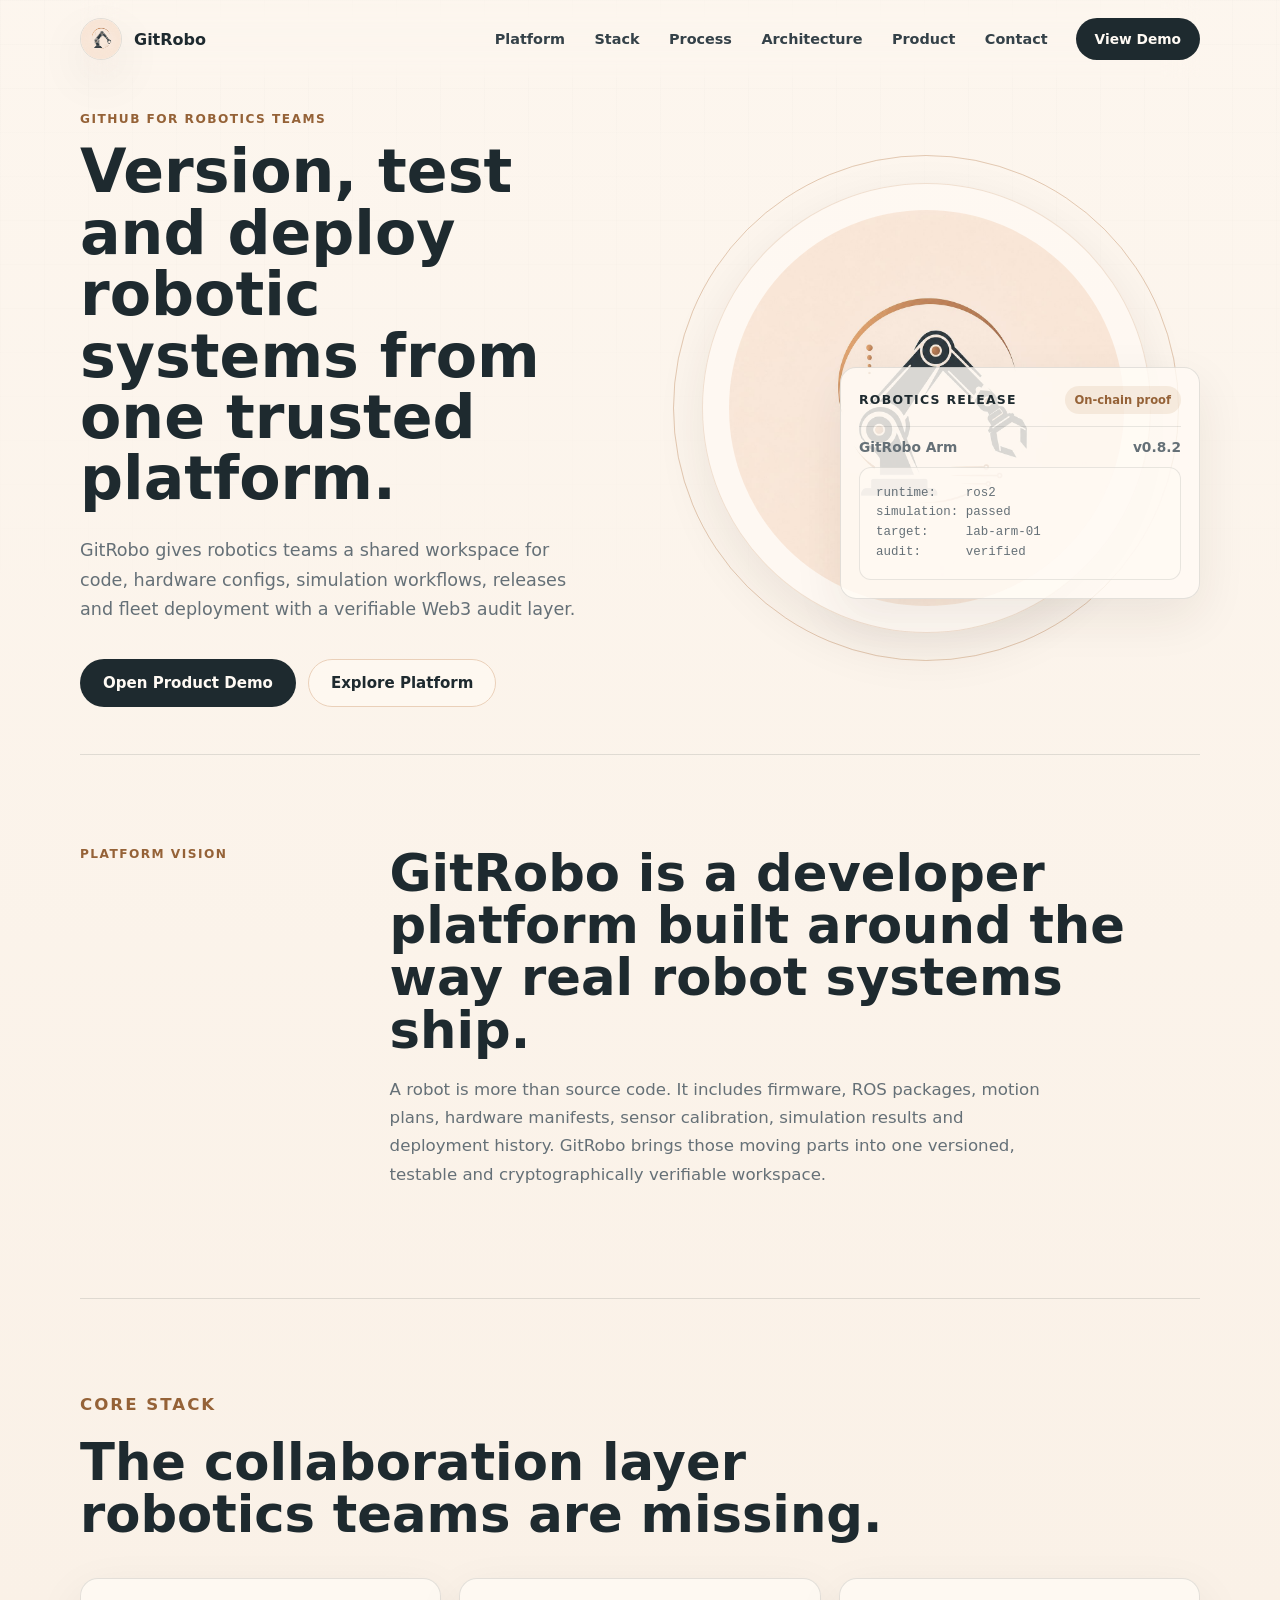
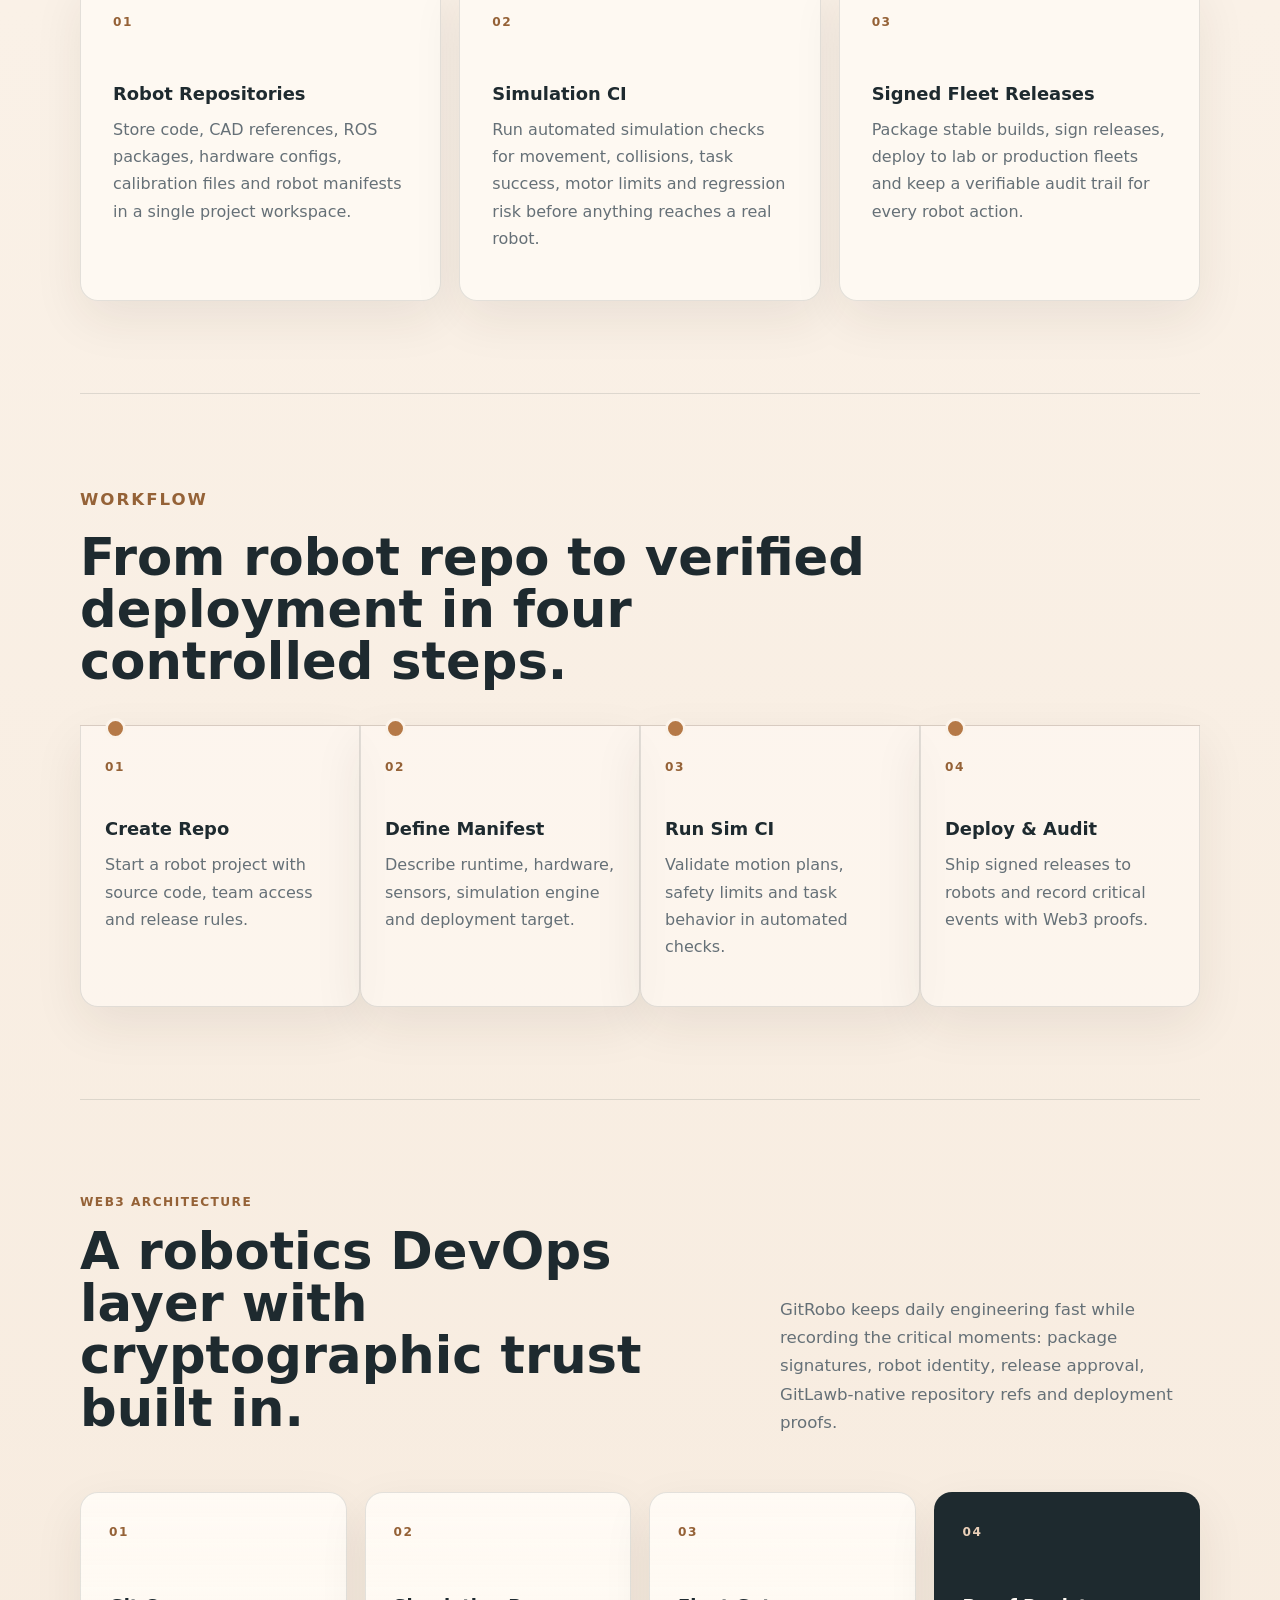
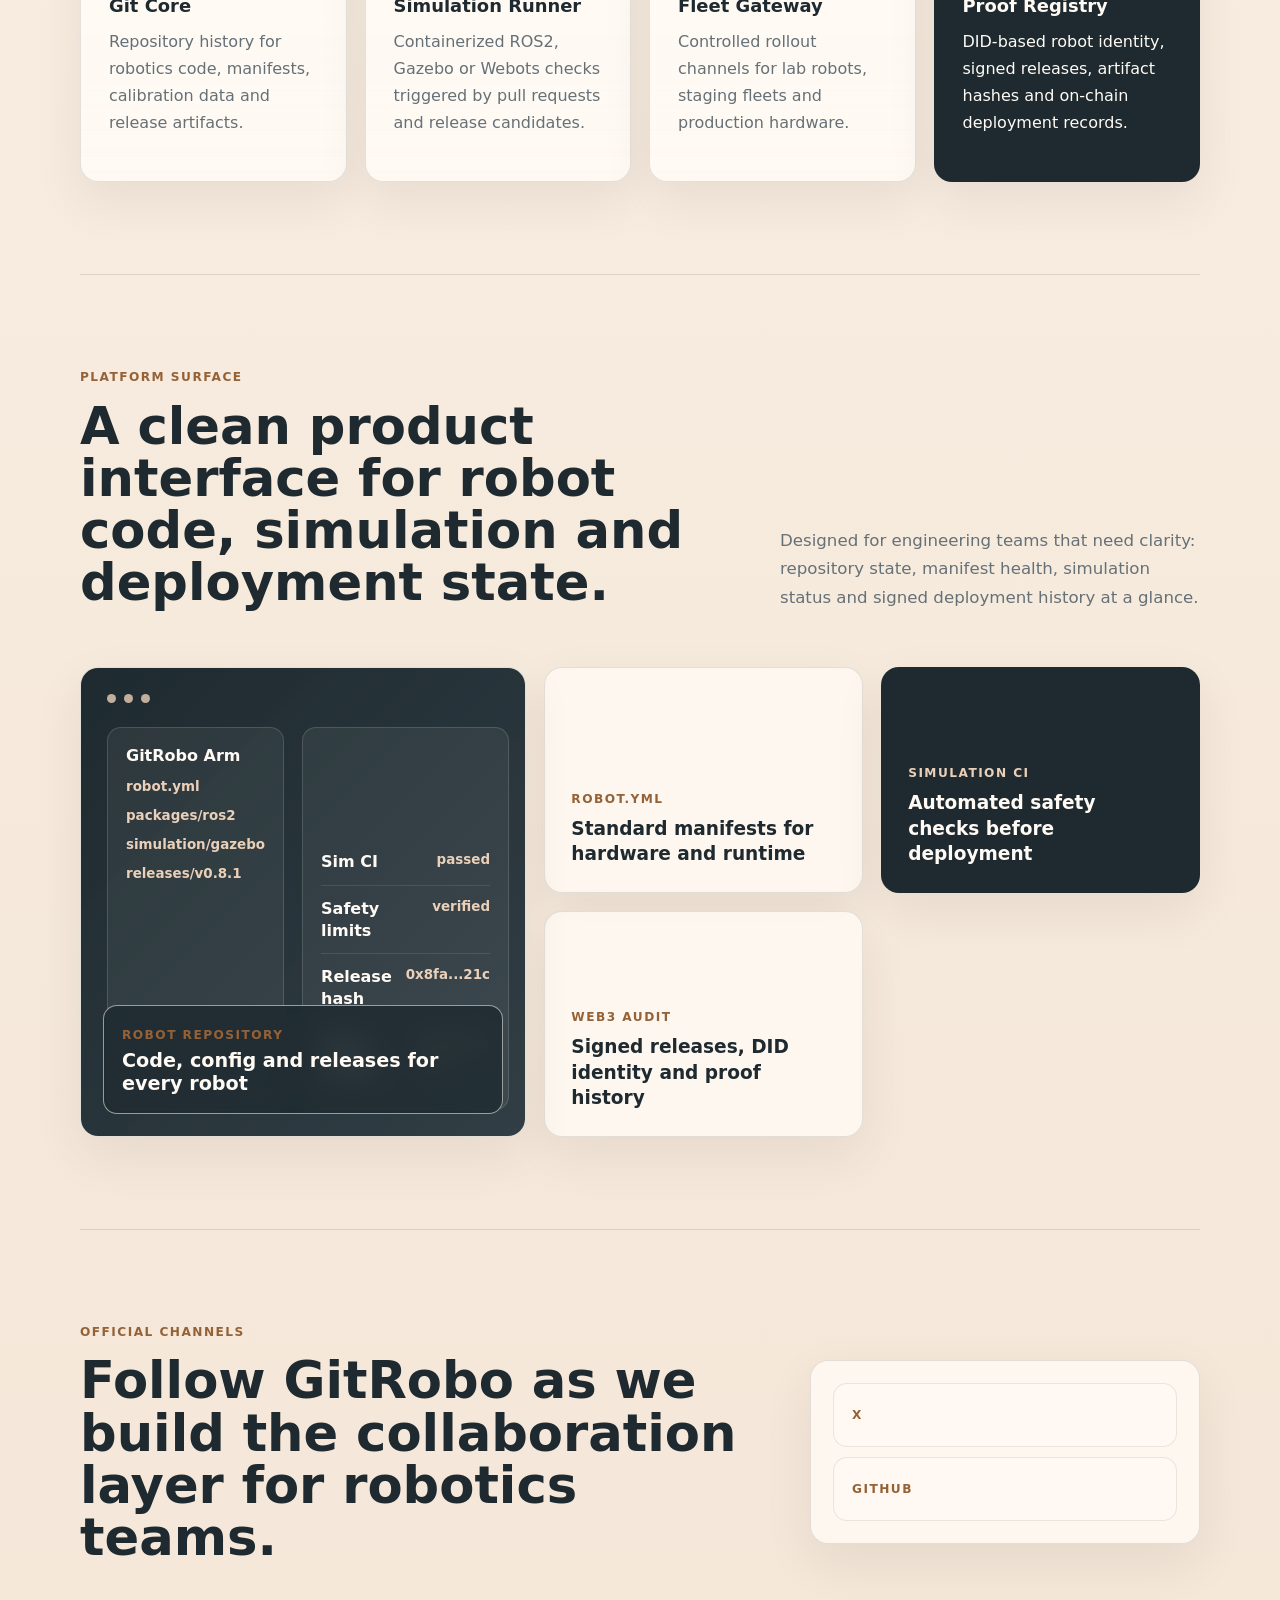
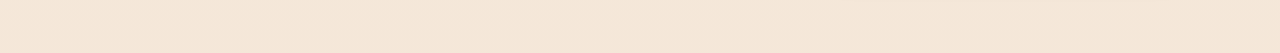
<file: index.html>
<!DOCTYPE html>
<html lang="en">
  <head>
    <meta charset="UTF-8" />
    <meta name="viewport" content="width=device-width, initial-scale=1.0" />
    <meta
      name="description"
      content="GitRobo is a Web3-ready developer platform for versioning, testing and deploying robotic systems."
    />
    <title>GitRobo | GitHub for Robotics</title>
    <link rel="icon" type="image/jpeg" href="assets/gitrobott.jpeg" />
    <link rel="apple-touch-icon" href="assets/apple-touch-icon.png" />
    <link rel="stylesheet" href="styles.css" />
  </head>
  <body>
    <header class="site-header">
      <a class="brand" href="#hero" aria-label="GitRobo home">
        <img src="assets/gitrobott.jpeg" alt="" class="brand__mark" />
        <span>GitRobo</span>
      </a>

      <nav class="site-nav" aria-label="Primary navigation">
        <a href="#overview">Platform</a>
        <a href="#features">Stack</a>
        <a href="#process">Process</a>
        <a href="#architecture">Architecture</a>
        <a href="/app">Product</a>
        <a href="#contact">Contact</a>
      </nav>

      <a class="button button--small button--primary" href="/app"
        >View Demo</a
      >
    </header>

    <main>
      <section class="hero section" id="hero">
        <div class="hero__content">
          <p class="eyebrow">GitHub for robotics teams</p>
          <h1>
            Version, test and deploy robotic systems from one trusted platform.
          </h1>
          <p class="hero__text">
            GitRobo gives robotics teams a shared workspace for code, hardware
            configs, simulation workflows, releases and fleet deployment with a
            verifiable Web3 audit layer.
          </p>
          <div class="hero__actions" aria-label="GitRobo actions">
            <a class="button button--primary" href="/app"
              >Open Product Demo</a
            >
            <a class="button button--secondary" href="#overview"
              >Explore Platform</a
            >
          </div>
        </div>

        <div class="hero__visual" aria-label="GitRobo robotic arm logo">
          <div class="hero__image-shell">
            <img src="assets/gitrobott.jpeg" alt="GitRobo robotic arm logo" />
          </div>
          <div class="repo-panel" aria-label="GitRobo repository preview">
            <div class="repo-panel__topline">
              <span>Robotics Release</span>
              <strong>On-chain proof</strong>
            </div>
            <div class="repo-panel__meta">
              <span>GitRobo Arm</span>
              <span>v0.8.2</span>
            </div>
            <pre><code>runtime:    ros2
simulation: passed
target:     lab-arm-01
audit:      verified</code></pre>
          </div>
        </div>
      </section>

      <section class="intro section" id="overview">
        <div class="section-label">Platform Vision</div>
        <div class="intro__copy">
          <h2>
            GitRobo is a developer platform built around the way real robot
            systems ship.
          </h2>
          <p>
            A robot is more than source code. It includes firmware, ROS
            packages, motion plans, hardware manifests, sensor calibration,
            simulation results and deployment history. GitRobo brings those
            moving parts into one versioned, testable and cryptographically
            verifiable workspace.
          </p>
        </div>
      </section>

      <section class="features section" id="features">
        <div class="section-heading">
          <p class="eyebrow">Core Stack</p>
          <h2>The collaboration layer robotics teams are missing.</h2>
        </div>

        <div class="feature-grid">
          <article class="card">
            <span class="card__index">01</span>
            <h3>Robot Repositories</h3>
            <p>
              Store code, CAD references, ROS packages, hardware configs,
              calibration files and robot manifests in a single project
              workspace.
            </p>
          </article>
          <article class="card">
            <span class="card__index">02</span>
            <h3>Simulation CI</h3>
            <p>
              Run automated simulation checks for movement, collisions, task
              success, motor limits and regression risk before anything reaches
              a real robot.
            </p>
          </article>
          <article class="card">
            <span class="card__index">03</span>
            <h3>Signed Fleet Releases</h3>
            <p>
              Package stable builds, sign releases, deploy to lab or production
              fleets and keep a verifiable audit trail for every robot action.
            </p>
          </article>
        </div>
      </section>

      <section class="process section" id="process">
        <div class="section-heading">
          <p class="eyebrow">Workflow</p>
          <h2>
            From robot repo to verified deployment in four controlled steps.
          </h2>
        </div>

        <div class="timeline">
          <article class="step">
            <span>01</span>
            <h3>Create Repo</h3>
            <p>
              Start a robot project with source code, team access and release
              rules.
            </p>
          </article>
          <article class="step">
            <span>02</span>
            <h3>Define Manifest</h3>
            <p>
              Describe runtime, hardware, sensors, simulation engine and
              deployment target.
            </p>
          </article>
          <article class="step">
            <span>03</span>
            <h3>Run Sim CI</h3>
            <p>
              Validate motion plans, safety limits and task behavior in
              automated checks.
            </p>
          </article>
          <article class="step">
            <span>04</span>
            <h3>Deploy & Audit</h3>
            <p>
              Ship signed releases to robots and record critical events with
              Web3 proofs.
            </p>
          </article>
        </div>
      </section>

      <section class="architecture section" id="architecture">
        <div class="section-heading section-heading--split">
          <div>
            <p class="eyebrow">Web3 Architecture</p>
            <h2>A robotics DevOps layer with cryptographic trust built in.</h2>
          </div>
          <p>
            GitRobo keeps daily engineering fast while recording the critical
            moments: package signatures, robot identity, release approval,
            GitLawb-native repository refs and deployment proofs.
          </p>
        </div>

        <div class="architecture-grid">
          <article class="architecture-card">
            <span>01</span>
            <h3>Git Core</h3>
            <p>
              Repository history for robotics code, manifests, calibration data
              and release artifacts.
            </p>
          </article>
          <article class="architecture-card">
            <span>02</span>
            <h3>Simulation Runner</h3>
            <p>
              Containerized ROS2, Gazebo or Webots checks triggered by pull
              requests and release candidates.
            </p>
          </article>
          <article class="architecture-card">
            <span>03</span>
            <h3>Fleet Gateway</h3>
            <p>
              Controlled rollout channels for lab robots, staging fleets and
              production hardware.
            </p>
          </article>
          <article class="architecture-card architecture-card--dark">
            <span>04</span>
            <h3>Proof Registry</h3>
            <p>
              DID-based robot identity, signed releases, artifact hashes and
              on-chain deployment records.
            </p>
          </article>
        </div>
      </section>

      <section class="gallery section" id="gallery">
        <div class="section-heading section-heading--split">
          <div>
            <p class="eyebrow">Platform Surface</p>
            <h2>
              A clean product interface for robot code, simulation and
              deployment state.
            </h2>
          </div>
          <p>
            Designed for engineering teams that need clarity: repository state,
            manifest health, simulation status and signed deployment history at
            a glance.
          </p>
        </div>

        <div class="gallery-grid">
          <article class="gallery-feature">
            <div
              class="product-window"
              aria-label="GitRobo product interface preview"
            >
              <div class="product-window__bar">
                <span></span>
                <span></span>
                <span></span>
              </div>
              <div class="product-window__body">
                <div class="repo-tree">
                  <strong>GitRobo Arm</strong>
                  <span>robot.yml</span>
                  <span>packages/ros2</span>
                  <span>simulation/gazebo</span>
                  <span>releases/v0.8.1</span>
                </div>
                <div class="pipeline-list">
                  <p><strong>Sim CI</strong><span>passed</span></p>
                  <p><strong>Safety limits</strong><span>verified</span></p>
                  <p><strong>Release hash</strong><span>0x8fa...21c</span></p>
                  <p><strong>Fleet target</strong><span>lab-arm-01</span></p>
                </div>
              </div>
            </div>
            <div class="gallery-feature__caption">
              <span>Robot Repository</span>
              <strong>Code, config and releases for every robot</strong>
            </div>
          </article>
          <article class="gallery-card">
            <span>robot.yml</span>
            <strong>Standard manifests for hardware and runtime</strong>
          </article>
          <article class="gallery-card">
            <span>Simulation CI</span>
            <strong>Automated safety checks before deployment</strong>
          </article>
          <article class="gallery-card">
            <span>Web3 Audit</span>
            <strong>Signed releases, DID identity and proof history</strong>
          </article>
        </div>
      </section>
    </main>

    <footer class="contact section" id="contact">
      <div>
        <p class="eyebrow">Official Channels</p>
        <h2>
          Follow GitRobo as we build the collaboration layer for robotics teams.
        </h2>
      </div>
      <div class="contact__panel">
        <a
          class="social-link"
          href="https://x.com/GitRobocoin"
          target="_blank"
          rel="noreferrer"
        >
          <span>X</span>
        </a>
        <a
          class="social-link"
          href="https://github.com/GitRoboHQ"
          target="_blank"
          rel="noreferrer"
        >
          <span>GitHub</span>
        </a>
      </div>
    </footer>
  </body>
</html>
</file>
<file: styles.css>
:root {
  --color-cream-50: #fbf3ea;
  --color-cream-100: #f4e6d7;
  --color-cream-200: #ead6c3;
  --color-graphite-900: #1e2a2f;
  --color-graphite-700: #344148;
  --color-graphite-500: #657077;
  --color-bronze-600: #b57947;
  --color-bronze-700: #956237;
  --color-bronze-100: #ead0b9;
  --color-surface: rgba(255, 250, 244, 0.82);
  --color-line: rgba(30, 42, 47, 0.12);
  --shadow-soft: 0 18px 50px rgba(56, 41, 29, 0.08);
  --radius-card: 18px;
  --radius-control: 999px;
  --container: min(1120px, calc(100vw - 40px));
  --font-main: Inter, ui-sans-serif, system-ui, -apple-system,
    BlinkMacSystemFont, "Segoe UI", sans-serif;
}

* {
  box-sizing: border-box;
}

html {
  scroll-behavior: smooth;
}

body {
  margin: 0;
  min-width: 320px;
  color: var(--color-graphite-900);
  font-family: var(--font-main);
  background: linear-gradient(
      180deg,
      rgba(255, 250, 244, 0.42),
      rgba(244, 230, 215, 0.92)
    ),
    var(--color-cream-50);
}

body::before {
  position: fixed;
  inset: 0;
  z-index: -1;
  pointer-events: none;
  content: "";
  background-image: linear-gradient(
      rgba(30, 42, 47, 0.035) 1px,
      transparent 1px
    ),
    linear-gradient(90deg, rgba(30, 42, 47, 0.035) 1px, transparent 1px);
  background-size: 44px 44px;
  mask-image: linear-gradient(to bottom, rgba(0, 0, 0, 0.34), transparent 76%);
}

a {
  color: inherit;
  text-decoration: none;
}

img {
  display: block;
  max-width: 100%;
}

.site-header {
  position: sticky;
  top: 0;
  z-index: 10;
  display: grid;
  grid-template-columns: auto 1fr auto;
  gap: 28px;
  align-items: center;
  width: var(--container);
  margin: 0 auto;
  padding: 18px 0;
  backdrop-filter: blur(16px);
}

.brand,
.site-nav,
.hero__actions,
.contact__panel {
  display: flex;
  align-items: center;
}

.brand {
  gap: 12px;
  font-size: 1rem;
  font-weight: 800;
  letter-spacing: 0;
}

.brand__mark {
  width: 42px;
  height: 42px;
  border: 1px solid var(--color-line);
  border-radius: 50%;
  object-fit: cover;
  box-shadow: var(--shadow-soft);
}

.site-nav {
  justify-content: flex-end;
  gap: clamp(14px, 2.3vw, 30px);
  color: var(--color-graphite-700);
  font-size: 0.9rem;
  font-weight: 600;
}

.site-nav a {
  transition: color 180ms ease;
}

.site-nav a:hover {
  color: var(--color-bronze-700);
}

.button {
  display: inline-flex;
  align-items: center;
  justify-content: center;
  min-height: 48px;
  padding: 0 22px;
  border: 1px solid transparent;
  border-radius: var(--radius-control);
  font-size: 0.94rem;
  font-weight: 800;
  transition: transform 180ms ease, border-color 180ms ease,
    background 180ms ease;
}

.button:hover {
  transform: translateY(-1px);
}

.button--small {
  min-height: 42px;
  padding-inline: 18px;
  font-size: 0.86rem;
}

.button--primary {
  color: #fffaf4;
  background: var(--color-graphite-900);
}

.button--primary:hover {
  background: #111a1e;
}

.button--secondary {
  color: var(--color-graphite-900);
  border-color: var(--color-bronze-100);
  background: rgba(255, 250, 244, 0.62);
}

.button--secondary:hover {
  border-color: var(--color-bronze-600);
}

.section {
  width: var(--container);
  margin: 0 auto;
}

.hero {
  display: grid;
  grid-template-columns: minmax(0, 0.95fr) minmax(360px, 1.05fr);
  gap: clamp(44px, 6vw, 88px);
  align-items: center;
  min-height: calc(84svh - 80px);
  padding: 28px 0 44px;
}

.hero__content {
  max-width: 640px;
}

.eyebrow,
.section-label,
.card__index,
.step span,
.architecture-card span,
.gallery-card span,
.gallery-feature__caption span {
  color: var(--color-bronze-700);
  font-size: 0.76rem;
  font-weight: 800;
  letter-spacing: 0.12em;
  text-transform: uppercase;
}

h1,
h2,
h3,
p {
  margin-top: 0;
}

h1,
h2 {
  letter-spacing: 0;
  line-height: 1.02;
}

h1 {
  max-width: 760px;
  margin-bottom: 26px;
  font-size: clamp(2.9rem, 4.7vw, 4.8rem);
  font-weight: 800;
}

h2 {
  margin-bottom: 20px;
  font-size: clamp(2.1rem, 4vw, 4rem);
  font-weight: 800;
}

h3 {
  margin-bottom: 12px;
  font-size: 1.12rem;
}

p {
  color: var(--color-graphite-500);
  line-height: 1.7;
}

.hero__text {
  max-width: 560px;
  margin-bottom: 34px;
  font-size: 1.1rem;
}

.hero__actions {
  flex-wrap: wrap;
  gap: 12px;
}

.hero__visual {
  position: relative;
  display: grid;
  place-items: center;
  min-height: 410px;
}

.hero__visual::before,
.hero__visual::after {
  position: absolute;
  content: "";
  border: 1px solid rgba(181, 121, 71, 0.36);
  border-radius: 50%;
}

.hero__visual::before {
  width: min(92%, 560px);
  aspect-ratio: 1;
}

.hero__visual::after {
  width: min(68%, 410px);
  aspect-ratio: 1;
  border-color: rgba(30, 42, 47, 0.08);
}

.hero__image-shell {
  position: relative;
  z-index: 1;
  width: min(82%, 470px);
  padding: clamp(16px, 2.4vw, 26px);
  border: 1px solid rgba(181, 121, 71, 0.2);
  border-radius: 50%;
  background: rgba(255, 250, 244, 0.72);
  box-shadow: var(--shadow-soft);
}

.hero__image-shell img {
  aspect-ratio: 1;
  border-radius: 50%;
  object-fit: cover;
}

.repo-panel {
  position: absolute;
  right: 0;
  bottom: 34px;
  z-index: 2;
  width: min(78%, 360px);
  padding: 18px;
  border: 1px solid var(--color-line);
  border-radius: 16px;
  background: var(--color-surface);
  box-shadow: var(--shadow-soft);
}

.repo-panel__topline {
  display: flex;
  align-items: center;
  justify-content: space-between;
  gap: 14px;
  margin-bottom: 12px;
}

.repo-panel__topline span,
.repo-panel__meta,
.repo-panel pre {
  color: var(--color-graphite-500);
}

.repo-panel__topline span {
  color: var(--color-graphite-900);
  font-size: 0.78rem;
  font-weight: 800;
  letter-spacing: 0.1em;
  text-transform: uppercase;
}

.repo-panel__topline strong {
  flex: 0 0 auto;
  padding: 7px 10px;
  border-radius: var(--radius-control);
  color: var(--color-bronze-700);
  background: rgba(181, 121, 71, 0.12);
  font-size: 0.72rem;
  font-weight: 800;
  white-space: nowrap;
}

.repo-panel__meta {
  display: flex;
  align-items: center;
  justify-content: space-between;
  gap: 12px;
  margin-bottom: 12px;
  padding-top: 12px;
  border-top: 1px solid rgba(30, 42, 47, 0.1);
  font-size: 0.86rem;
  font-weight: 750;
}

.repo-panel pre {
  margin: 0;
  padding: 16px;
  overflow: hidden;
  border: 1px solid rgba(30, 42, 47, 0.1);
  border-radius: 12px;
  background: rgba(255, 250, 244, 0.68);
  font-family: "SFMono-Regular", Consolas, "Liberation Mono", monospace;
  font-size: 0.78rem;
  line-height: 1.58;
  white-space: pre-wrap;
}

.intro,
.features,
.process,
.architecture,
.gallery,
.contact {
  padding: 92px 0;
  border-top: 1px solid var(--color-line);
}

.intro {
  display: grid;
  grid-template-columns: 220px 1fr;
  gap: clamp(30px, 7vw, 96px);
}

.intro__copy {
  max-width: 830px;
}

.intro__copy p,
.section-heading > p,
.section-heading--split > p {
  max-width: 660px;
  font-size: 1.04rem;
}

.section-heading {
  max-width: 820px;
  margin-bottom: 38px;
}

.section-heading--split {
  display: grid;
  grid-template-columns: minmax(0, 1fr) minmax(280px, 420px);
  gap: 36px;
  max-width: none;
  align-items: end;
}

.feature-grid {
  display: grid;
  grid-template-columns: repeat(3, minmax(0, 1fr));
  gap: 18px;
}

.card,
.step,
.gallery-card {
  border: 1px solid var(--color-line);
  border-radius: var(--radius-card);
  background: var(--color-surface);
  box-shadow: var(--shadow-soft);
}

.card {
  min-height: 270px;
  padding: 32px;
}

.card__index {
  display: inline-block;
  margin-bottom: 54px;
}

.timeline {
  display: grid;
  grid-template-columns: repeat(4, minmax(0, 1fr));
  border-top: 1px solid rgba(181, 121, 71, 0.36);
}

.step {
  position: relative;
  min-height: 245px;
  margin-top: -1px;
  padding: 30px 24px;
  border-top-left-radius: 0;
  border-top-right-radius: 0;
  background: rgba(255, 250, 244, 0.58);
}

.step::before {
  position: absolute;
  top: -8px;
  left: 24px;
  width: 15px;
  height: 15px;
  border: 3px solid var(--color-cream-50);
  border-radius: 50%;
  background: var(--color-bronze-600);
  content: "";
}

.step span {
  display: inline-block;
  margin-bottom: 44px;
}

.architecture-grid {
  display: grid;
  grid-template-columns: repeat(4, minmax(0, 1fr));
  gap: 18px;
}

.architecture-card {
  min-height: 290px;
  padding: 28px;
  border: 1px solid var(--color-line);
  border-radius: var(--radius-card);
  background: linear-gradient(
      180deg,
      rgba(255, 250, 244, 0.88),
      rgba(255, 250, 244, 0.62)
    ),
    var(--color-surface);
  box-shadow: var(--shadow-soft);
}

.architecture-card span {
  display: inline-block;
  margin-bottom: 56px;
}

.architecture-card--dark {
  background: var(--color-graphite-900);
}

.architecture-card--dark h3,
.architecture-card--dark p {
  color: #fffaf4;
}

.architecture-card--dark span {
  color: var(--color-bronze-100);
}

.gallery-grid {
  display: grid;
  grid-template-columns: 1.4fr 1fr 1fr;
  grid-template-rows: repeat(2, minmax(210px, auto));
  gap: 18px;
}

.gallery-feature {
  position: relative;
  display: grid;
  align-items: stretch;
  grid-row: span 2;
  min-height: 470px;
  overflow: hidden;
  border: 1px solid var(--color-line);
  border-radius: var(--radius-card);
  background: var(--color-surface);
  box-shadow: var(--shadow-soft);
}

.product-window {
  display: flex;
  min-height: 100%;
  padding: 26px;
  flex-direction: column;
  background: linear-gradient(
      135deg,
      rgba(30, 42, 47, 0.96),
      rgba(52, 65, 72, 0.88)
    ),
    var(--color-graphite-900);
}

.product-window__bar {
  display: flex;
  gap: 8px;
  margin-bottom: 24px;
}

.product-window__bar span {
  width: 9px;
  height: 9px;
  border-radius: 50%;
  background: rgba(234, 208, 185, 0.8);
}

.product-window__body {
  display: grid;
  grid-template-columns: 0.86fr 1.14fr;
  gap: 18px;
  flex: 1;
}

.repo-tree,
.pipeline-list {
  padding: 18px;
  border: 1px solid rgba(255, 250, 244, 0.14);
  border-radius: 14px;
  background: rgba(255, 250, 244, 0.06);
}

.repo-tree {
  display: flex;
  flex-direction: column;
  gap: 14px;
}

.repo-tree strong,
.pipeline-list strong {
  color: #fffaf4;
}

.repo-tree span,
.pipeline-list span {
  color: var(--color-bronze-100);
  font-size: 0.84rem;
  font-weight: 700;
}

.pipeline-list {
  display: flex;
  flex-direction: column;
  justify-content: flex-end;
  gap: 12px;
}

.pipeline-list p {
  display: flex;
  justify-content: space-between;
  gap: 14px;
  margin: 0;
  padding-bottom: 12px;
  border-bottom: 1px solid rgba(255, 250, 244, 0.1);
  line-height: 1.35;
}

.gallery-feature__caption {
  position: absolute;
  right: 22px;
  bottom: 22px;
  left: 22px;
  padding: 18px;
  border: 1px solid rgba(255, 250, 244, 0.55);
  border-radius: 14px;
  background: rgba(30, 42, 47, 0.82);
  backdrop-filter: blur(14px);
}

.gallery-feature__caption strong {
  display: block;
  margin-top: 6px;
  color: #fffaf4;
  font-size: 1.2rem;
}

.gallery-card {
  display: flex;
  min-height: 210px;
  padding: 26px;
  flex-direction: column;
  justify-content: flex-end;
}

.gallery-card strong {
  display: block;
  max-width: 260px;
  margin-top: 10px;
  font-size: 1.16rem;
  line-height: 1.35;
}

.gallery-card:nth-child(3) {
  background: var(--color-graphite-900);
}

.gallery-card:nth-child(3) strong {
  color: #fffaf4;
}

.gallery-card:nth-child(3) span {
  color: var(--color-bronze-100);
}

.contact {
  display: grid;
  grid-template-columns: minmax(0, 1fr) minmax(280px, 390px);
  gap: 48px;
  align-items: center;
  padding-bottom: 70px;
}

.contact h2 {
  max-width: 780px;
}

.contact__panel {
  align-items: stretch;
  padding: 22px;
  border: 1px solid var(--color-line);
  border-radius: var(--radius-card);
  flex-direction: column;
  gap: 10px;
  background: var(--color-surface);
  box-shadow: var(--shadow-soft);
}

.social-link {
  display: flex;
  align-items: center;
  justify-content: space-between;
  gap: 18px;
  min-height: 64px;
  padding: 0 18px;
  border: 1px solid rgba(30, 42, 47, 0.1);
  border-radius: 14px;
  color: var(--color-graphite-900);
  background: rgba(255, 250, 244, 0.56);
  transition: border-color 180ms ease, background 180ms ease,
    transform 180ms ease;
}

.social-link:hover {
  transform: translateY(-1px);
  border-color: rgba(181, 121, 71, 0.4);
  background: rgba(255, 250, 244, 0.82);
}

.social-link span {
  color: var(--color-bronze-700);
  font-size: 0.76rem;
  font-weight: 800;
  letter-spacing: 0.12em;
  text-transform: uppercase;
}

.social-link strong {
  font-size: 1rem;
  font-weight: 800;
}

@media (max-width: 920px) {
  .site-header {
    grid-template-columns: 1fr auto;
  }

  .site-nav {
    display: none;
  }

  .hero,
  .intro,
  .section-heading--split,
  .contact {
    grid-template-columns: 1fr;
  }

  .hero {
    min-height: auto;
    padding-top: 54px;
  }

  .hero__visual {
    min-height: 440px;
  }

  .feature-grid,
  .architecture-grid,
  .timeline {
    grid-template-columns: repeat(2, minmax(0, 1fr));
  }

  .gallery-grid {
    grid-template-columns: 1fr 1fr;
  }
}

@media (max-width: 640px) {
  :root {
    --container: min(100vw - 28px, 1120px);
  }

  .site-header {
    padding: 14px 0;
  }

  .brand__mark {
    width: 36px;
    height: 36px;
  }

  .button--small {
    min-height: 38px;
    padding-inline: 14px;
  }

  h1 {
    font-size: clamp(2.55rem, 12vw, 3.8rem);
  }

  .hero {
    padding-bottom: 74px;
  }

  .hero__visual {
    min-height: 350px;
  }

  .hero__image-shell {
    width: min(88%, 340px);
  }

  .repo-panel {
    right: 8px;
    bottom: 18px;
    width: min(92%, 330px);
  }

  .intro,
  .features,
  .process,
  .architecture,
  .gallery,
  .contact {
    padding: 68px 0;
  }

  .feature-grid,
  .architecture-grid,
  .timeline,
  .gallery-grid {
    grid-template-columns: 1fr;
  }

  .card,
  .step,
  .gallery-card {
    min-height: auto;
  }

  .card__index,
  .step span {
    margin-bottom: 34px;
  }

  .gallery-feature {
    min-height: 360px;
  }

  .product-window {
    padding: 18px;
  }

  .product-window__body {
    grid-template-columns: 1fr;
  }
}
</file>
